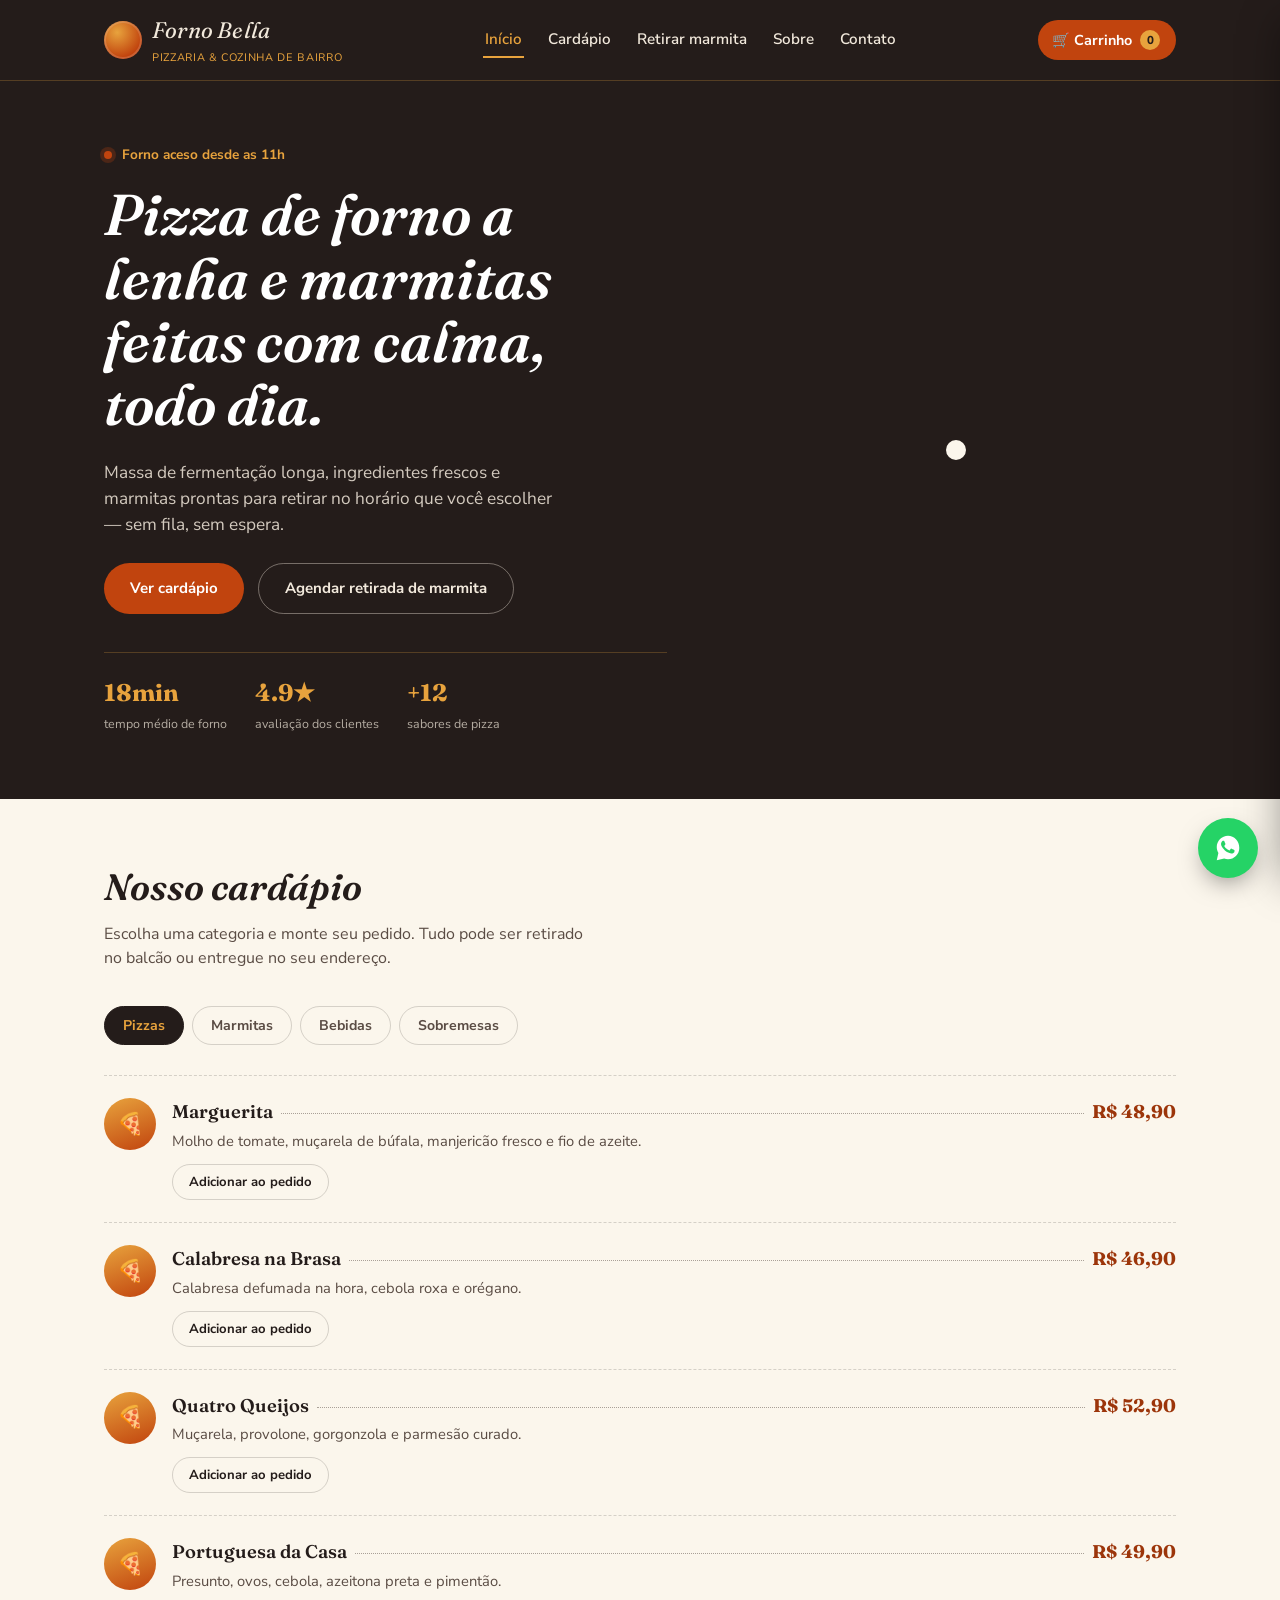
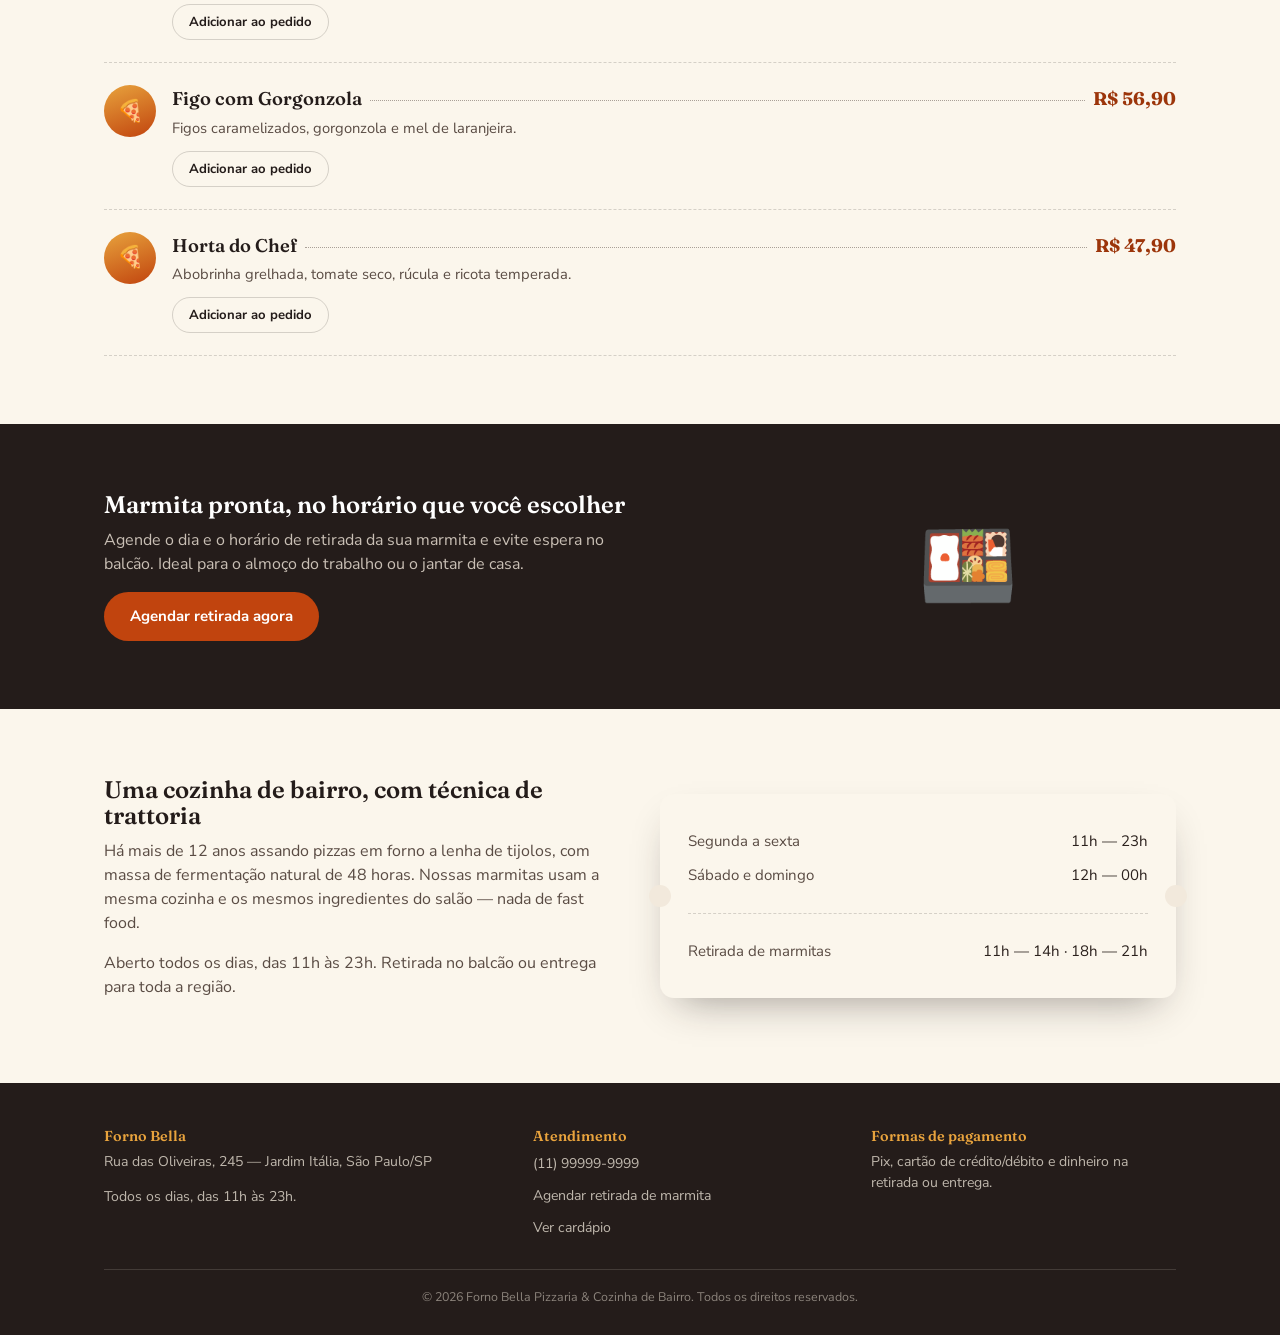
<file: index.html>
<!DOCTYPE html>
<html lang="pt-BR">
<head>
<meta charset="UTF-8">
<meta name="viewport" content="width=device-width, initial-scale=1.0">
<title>Forno Bella — Pizzaria & Cozinha de Bairro</title>
<meta name="description" content="Pizzas artesanais no forno a lenha, marmitas para retirada e entrega. Peça online ou agende a retirada da sua marmita.">
<link rel="stylesheet" href="css/style.css">

<!-- Google Tag Manager -->
<script>(function(w,d,s,l,i){w[l]=w[l]||[];w[l].push({'gtm.start':
new Date().getTime(),event:'gtm.js'});var f=d.getElementsByTagName(s)[0],
j=d.createElement(s),dl=l!='dataLayer'?'&l='+l:'';j.async=true;j.src=
'https://www.googletagmanager.com/gtm.js?id='+i+dl;f.parentNode.insertBefore(j,f);
})(window,document,'script','dataLayer','GTM-TJB6K6B3');</script>
<!-- End Google Tag Manager -->
</head>
<body>

<header class="site-header">
  <div class="wrap">
    <a href="index.html" class="brand">
      <span class="brand-mark" aria-hidden="true"></span>
      <span class="brand-name">Forno Bella
        <span class="brand-sub">PIZZARIA &amp; COZINHA DE BAIRRO</span>
      </span>
    </a>

    <nav class="main-nav" aria-label="Navegação principal">
      <a href="index.html" aria-current="page">Início</a>
      <a href="index.html#cardapio">Cardápio</a>
      <a href="agendamento.html">Retirar marmita</a>
      <a href="index.html#sobre">Sobre</a>
      <a href="index.html#contato">Contato</a>
    </nav>

    <div style="display:flex; align-items:center; gap:10px;">
      <button type="button" class="cart-btn" data-open-cart>
        🛒 Carrinho <span class="cart-count" data-cart-count>0</span>
      </button>
      <button type="button" class="nav-toggle" aria-label="Abrir menu" aria-expanded="false">☰</button>
    </div>
  </div>
</header>

<main>

  <!-- HERO -->
  <section class="hero">
    <div class="wrap">
      <div>
        <div class="hero-eyebrow-line"><span class="dot"></span> Forno aceso desde as 11h</div>
        <h1>Pizza de forno a lenha e marmitas feitas com calma, todo dia.</h1>
        <p class="lead">Massa de fermentação longa, ingredientes frescos e marmitas prontas para retirar no horário que você escolher — sem fila, sem espera.</p>
        <div class="hero-actions">
          <a href="#cardapio" class="btn btn-primary">Ver cardápio</a>
          <a href="agendamento.html" class="btn btn-ghost">Agendar retirada de marmita</a>
        </div>
        <div class="hero-stats">
          <div><strong>18min</strong><span>tempo médio de forno</span></div>
          <div><strong>4.9★</strong><span>avaliação dos clientes</span></div>
          <div><strong>+12</strong><span>sabores de pizza</span></div>
        </div>
      </div>
      <div class="hero-visual" aria-hidden="true">
        <div class="pizza-plate"></div>
        <div class="pizza-base"></div>
        <div class="pizza-slice-line"></div>
      </div>
    </div>
  </section>

  <!-- CARDÁPIO -->
  <section class="section section-paper" id="cardapio">
    <div class="wrap">
      <div class="section-head">
        <div>
          <h2>Nosso cardápio</h2>
          <p>Escolha uma categoria e monte seu pedido. Tudo pode ser retirado no balcão ou entregue no seu endereço.</p>
        </div>
      </div>

      <div class="menu-tabs" id="menu-tabs" role="tablist" aria-label="Categorias do cardápio"></div>
      <div class="menu-list" id="menu-list"></div>
    </div>
  </section>

  <!-- CTA MARMITAS -->
  <section class="section section-dark">
    <div class="wrap" style="display:grid; grid-template-columns: 1.2fr .8fr; gap:32px; align-items:center;">
      <div>
        <h2>Marmita pronta, no horário que você escolher</h2>
        <p style="color:rgba(242,233,220,0.8); max-width:52ch;">
          Agende o dia e o horário de retirada da sua marmita e evite espera no balcão.
          Ideal para o almoço do trabalho ou o jantar de casa.
        </p>
        <a href="agendamento.html" class="btn btn-primary">Agendar retirada agora</a>
      </div>
      <div style="text-align:center; font-size:5rem;" aria-hidden="true">🍱</div>
    </div>
  </section>

  <!-- SOBRE -->
  <section class="section section-paper" id="sobre">
    <div class="wrap" style="display:grid; grid-template-columns: 1fr 1fr; gap:40px; align-items:center;">
      <div>
        <h2>Uma cozinha de bairro, com técnica de trattoria</h2>
        <p class="muted">Há mais de 12 anos assando pizzas em forno a lenha de tijolos, com massa de fermentação natural de 48 horas. Nossas marmitas usam a mesma cozinha e os mesmos ingredientes do salão — nada de fast food.</p>
        <p class="muted">Aberto todos os dias, das 11h às 23h. Retirada no balcão ou entrega para toda a região.</p>
      </div>
      <div class="ticket" style="margin:0;">
        <div class="ticket-row"><span class="ticket-label">Segunda a sexta</span><span>11h — 23h</span></div>
        <div class="ticket-row"><span class="ticket-label">Sábado e domingo</span><span>12h — 00h</span></div>
        <div class="ticket-perforation"></div>
        <div class="ticket-row"><span class="ticket-label">Retirada de marmitas</span><span>11h — 14h · 18h — 21h</span></div>
      </div>
    </div>
  </section>

</main>

<footer class="site-footer" id="contato">
  <div class="wrap">
    <div class="footer-grid">
      <div>
        <h4>Forno Bella</h4>
        <p>Rua das Oliveiras, 245 — Jardim Itália, São Paulo/SP</p>
        <p>Todos os dias, das 11h às 23h.</p>
      </div>
      <div>
        <h4>Atendimento</h4>
        <ul>
          <li><a href="tel:+5511999999999">(11) 99999-9999</a></li>
          <li><a href="agendamento.html">Agendar retirada de marmita</a></li>
          <li><a href="index.html#cardapio">Ver cardápio</a></li>
        </ul>
      </div>
      <div>
        <h4>Formas de pagamento</h4>
        <p>Pix, cartão de crédito/débito e dinheiro na retirada ou entrega.</p>
      </div>
    </div>
    <div class="footer-bottom">© 2026 Forno Bella Pizzaria &amp; Cozinha de Bairro. Todos os direitos reservados.</div>
  </div>
</footer>

<!-- Carrinho lateral -->
<div class="cart-overlay" id="cart-overlay"></div>
<aside class="cart-drawer" id="cart-drawer" aria-label="Carrinho de compras">
  <div class="cart-drawer-head">
    <h3>Seu pedido</h3>
    <button type="button" class="cart-close" id="cart-close" aria-label="Fechar carrinho">×</button>
  </div>
  <div class="cart-items" id="cart-items"></div>
  <div class="cart-drawer-foot" id="cart-foot">
    <div class="cart-total-row"><span>Total</span><span id="cart-total">R$ 0,00</span></div>
    <a href="checkout.html" class="btn btn-primary btn-block">Finalizar pedido</a>
  </div>
</aside>

<script src="js/products.js"></script>
<script src="js/cart.js"></script>
<script src="js/whatsapp.js"></script>
<script src="js/main.js"></script>
<script src="js/menu.js"></script>

<!-- Google Tag Manager (noscript) -->
<noscript><iframe src="https://www.googletagmanager.com/ns.html?id=GTM-TJB6K6B3"
height="0" width="0" style="display:none;visibility:hidden"></iframe></noscript>
<!-- End Google Tag Manager (noscript) -->
</body>
</html>
</file>
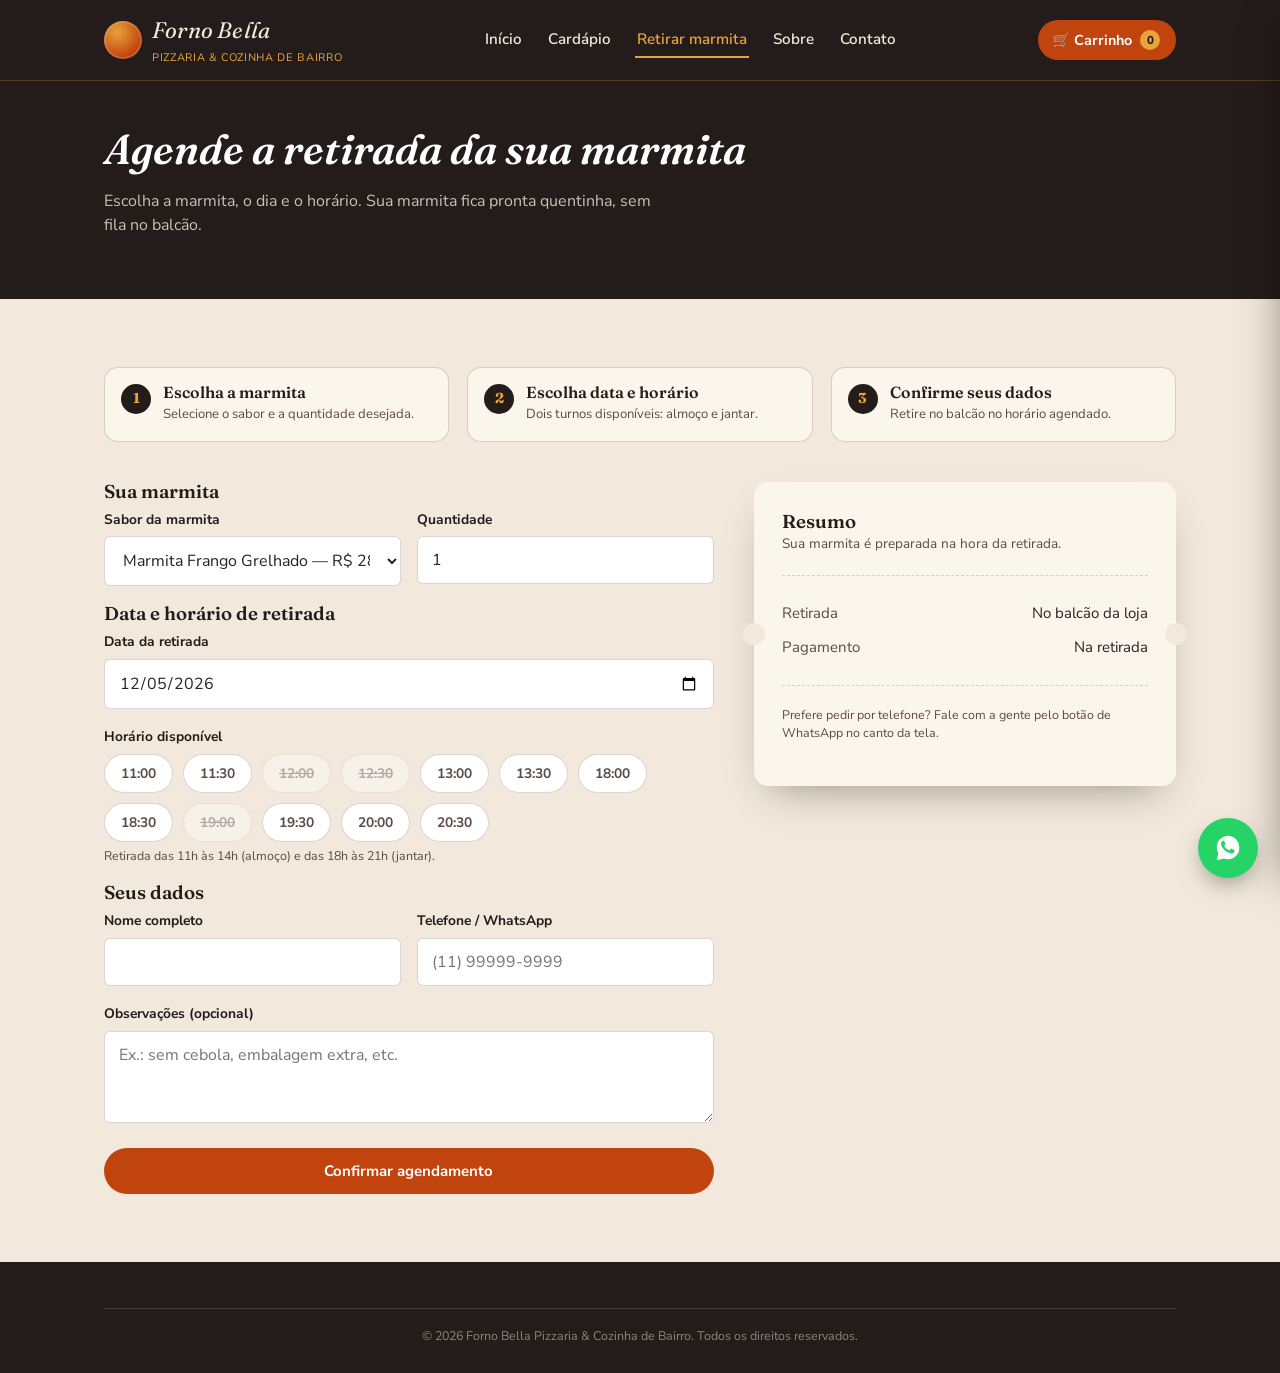
<file: agendamento.html>
<!DOCTYPE html>
<html lang="pt-BR">
<head>
<meta charset="UTF-8">
<meta name="viewport" content="width=device-width, initial-scale=1.0">
<title>Agendar retirada de marmita — Forno Bella</title>
<meta name="description" content="Agende o dia e horário para retirar sua marmita na Forno Bella, sem espera no balcão.">
<link rel="stylesheet" href="css/style.css">

<!-- Google Tag Manager -->
<script>(function(w,d,s,l,i){w[l]=w[l]||[];w[l].push({'gtm.start':
new Date().getTime(),event:'gtm.js'});var f=d.getElementsByTagName(s)[0],
j=d.createElement(s),dl=l!='dataLayer'?'&l='+l:'';j.async=true;j.src=
'https://www.googletagmanager.com/gtm.js?id='+i+dl;f.parentNode.insertBefore(j,f);
})(window,document,'script','dataLayer','GTM-TJB6K6B3');</script>
<!-- End Google Tag Manager -->
</head>
<body>

<header class="site-header">
  <div class="wrap">
    <a href="index.html" class="brand">
      <span class="brand-mark" aria-hidden="true"></span>
      <span class="brand-name">Forno Bella
        <span class="brand-sub">PIZZARIA &amp; COZINHA DE BAIRRO</span>
      </span>
    </a>
    <nav class="main-nav" aria-label="Navegação principal">
      <a href="index.html">Início</a>
      <a href="index.html#cardapio">Cardápio</a>
      <a href="agendamento.html" aria-current="page">Retirar marmita</a>
      <a href="index.html#sobre">Sobre</a>
      <a href="index.html#contato">Contato</a>
    </nav>
    <div style="display:flex; align-items:center; gap:10px;">
      <button type="button" class="cart-btn" data-open-cart>
        🛒 Carrinho <span class="cart-count" data-cart-count>0</span>
      </button>
      <button type="button" class="nav-toggle" aria-label="Abrir menu" aria-expanded="false">☰</button>
    </div>
  </div>
</header>

<main>
  <section class="page-hero">
    <div class="wrap">
      <h1>Agende a retirada da sua marmita</h1>
      <p>Escolha a marmita, o dia e o horário. Sua marmita fica pronta quentinha, sem fila no balcão.</p>
    </div>
  </section>

  <section class="section">
    <div class="wrap">

      <div class="steps">
        <div class="step">
          <span class="step-num">1</span>
          <div><h4>Escolha a marmita</h4><p>Selecione o sabor e a quantidade desejada.</p></div>
        </div>
        <div class="step">
          <span class="step-num">2</span>
          <div><h4>Escolha data e horário</h4><p>Dois turnos disponíveis: almoço e jantar.</p></div>
        </div>
        <div class="step">
          <span class="step-num">3</span>
          <div><h4>Confirme seus dados</h4><p>Retire no balcão no horário agendado.</p></div>
        </div>
      </div>

      <div class="two-col">
        <form id="form-agendamento" novalidate>

          <h3>Sua marmita</h3>
          <div class="field-row">
            <div class="field">
              <label for="ag-marmita">Sabor da marmita</label>
              <select id="ag-marmita"></select>
            </div>
            <div class="field">
              <label for="ag-quantidade">Quantidade</label>
              <input type="number" id="ag-quantidade" min="1" max="20" value="1" required>
            </div>
          </div>

          <h3>Data e horário de retirada</h3>
          <div class="field">
            <label for="ag-data">Data da retirada</label>
            <input type="date" id="ag-data" required>
          </div>
          <div class="field">
            <label>Horário disponível</label>
            <div class="time-slots" id="time-slots"></div>
            <p class="field-error" id="erro-horario" style="display:none;">Selecione um horário de retirada.</p>
            <p class="field-hint">Retirada das 11h às 14h (almoço) e das 18h às 21h (jantar).</p>
          </div>

          <h3>Seus dados</h3>
          <div class="field-row">
            <div class="field">
              <label for="ag-nome">Nome completo</label>
              <input type="text" id="ag-nome" required>
              <p class="field-error">Informe seu nome completo.</p>
            </div>
            <div class="field">
              <label for="ag-telefone">Telefone / WhatsApp</label>
              <input type="tel" id="ag-telefone" placeholder="(11) 99999-9999" required>
              <p class="field-error">Informe um telefone válido.</p>
            </div>
          </div>
          <div class="field">
            <label for="ag-observacoes">Observações (opcional)</label>
            <textarea id="ag-observacoes" rows="3" placeholder="Ex.: sem cebola, embalagem extra, etc."></textarea>
          </div>

          <button type="submit" class="btn btn-primary btn-block">Confirmar agendamento</button>
        </form>

        <aside class="sticky-col">
          <div class="ticket">
            <h3 style="margin-bottom:2px;">Resumo</h3>
            <p class="muted" style="font-size:.85rem;">Sua marmita é preparada na hora da retirada.</p>
            <div class="ticket-perforation"></div>
            <div class="ticket-row"><span class="ticket-label">Retirada</span><span>No balcão da loja</span></div>
            <div class="ticket-row"><span class="ticket-label">Pagamento</span><span>Na retirada</span></div>
            <div class="ticket-perforation"></div>
            <p class="field-hint">Prefere pedir por telefone? Fale com a gente pelo botão de WhatsApp no canto da tela.</p>
          </div>
        </aside>
      </div>
    </div>
  </section>
</main>

<footer class="site-footer">
  <div class="wrap">
    <div class="footer-bottom">© 2026 Forno Bella Pizzaria &amp; Cozinha de Bairro. Todos os direitos reservados.</div>
  </div>
</footer>

<div class="cart-overlay" id="cart-overlay"></div>
<aside class="cart-drawer" id="cart-drawer" aria-label="Carrinho de compras">
  <div class="cart-drawer-head">
    <h3>Seu pedido</h3>
    <button type="button" class="cart-close" id="cart-close" aria-label="Fechar carrinho">×</button>
  </div>
  <div class="cart-items" id="cart-items"></div>
  <div class="cart-drawer-foot" id="cart-foot">
    <div class="cart-total-row"><span>Total</span><span id="cart-total">R$ 0,00</span></div>
    <a href="checkout.html" class="btn btn-primary btn-block">Finalizar pedido</a>
  </div>
</aside>

<script src="js/products.js"></script>
<script src="js/cart.js"></script>
<script src="js/order.js"></script>
<script src="js/whatsapp.js"></script>
<script src="js/main.js"></script>
<script src="js/agendamento.js"></script>

<!-- Google Tag Manager (noscript) -->
<noscript><iframe src="https://www.googletagmanager.com/ns.html?id=GTM-TJB6K6B3"
height="0" width="0" style="display:none;visibility:hidden"></iframe></noscript>
<!-- End Google Tag Manager (noscript) -->
</body>
</html>
</file>
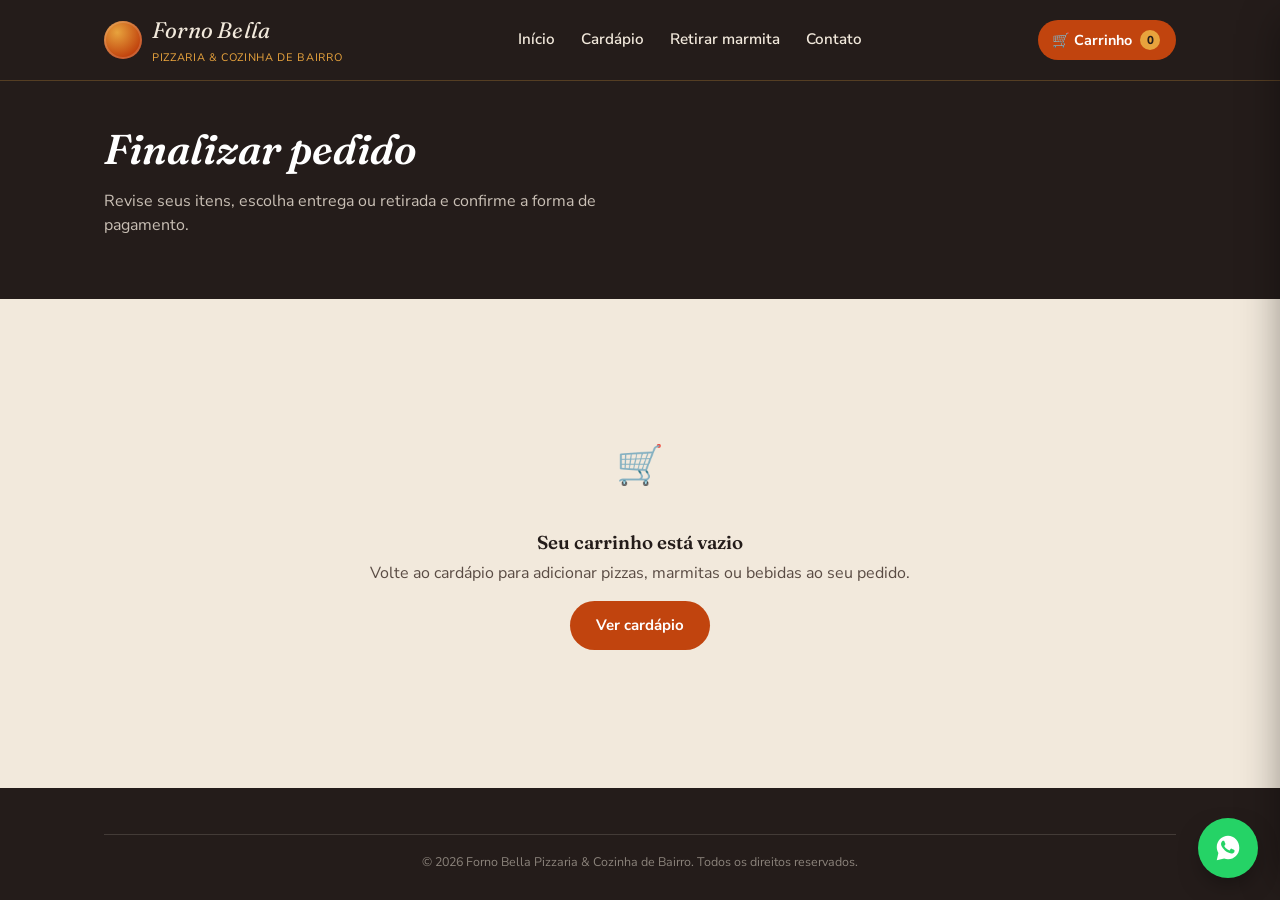
<file: checkout.html>
<!DOCTYPE html>
<html lang="pt-BR">
<head>
<meta charset="UTF-8">
<meta name="viewport" content="width=device-width, initial-scale=1.0">
<title>Finalizar pedido — Forno Bella</title>
<link rel="stylesheet" href="css/style.css">

  <!-- Google Tag Manager -->
<script>(function(w,d,s,l,i){w[l]=w[l]||[];w[l].push({'gtm.start':
new Date().getTime(),event:'gtm.js'});var f=d.getElementsByTagName(s)[0],
j=d.createElement(s),dl=l!='dataLayer'?'&l='+l:'';j.async=true;j.src=
'https://www.googletagmanager.com/gtm.js?id='+i+dl;f.parentNode.insertBefore(j,f);
})(window,document,'script','dataLayer','GTM-TJB6K6B3');</script>
<!-- End Google Tag Manager -->
</head>
<body>

<header class="site-header">
  <div class="wrap">
    <a href="index.html" class="brand">
      <span class="brand-mark" aria-hidden="true"></span>
      <span class="brand-name">Forno Bella
        <span class="brand-sub">PIZZARIA &amp; COZINHA DE BAIRRO</span>
      </span>
    </a>
    <nav class="main-nav" aria-label="Navegação principal">
      <a href="index.html">Início</a>
      <a href="index.html#cardapio">Cardápio</a>
      <a href="agendamento.html">Retirar marmita</a>
      <a href="index.html#contato">Contato</a>
    </nav>
    <div style="display:flex; align-items:center; gap:10px;">
      <button type="button" class="cart-btn" data-open-cart>
        🛒 Carrinho <span class="cart-count" data-cart-count>0</span>
      </button>
      <button type="button" class="nav-toggle" aria-label="Abrir menu" aria-expanded="false">☰</button>
    </div>
  </div>
</header>

<main>
  <section class="page-hero">
    <div class="wrap">
      <h1>Finalizar pedido</h1>
      <p>Revise seus itens, escolha entrega ou retirada e confirme a forma de pagamento.</p>
    </div>
  </section>

  <section class="section">
    <div class="wrap">

      <div id="checkout-empty" class="empty-state" style="display:none;">
        <p style="font-size:2.4rem;">🛒</p>
        <h3>Seu carrinho está vazio</h3>
        <p class="muted">Volte ao cardápio para adicionar pizzas, marmitas ou bebidas ao seu pedido.</p>
        <a href="index.html#cardapio" class="btn btn-primary">Ver cardápio</a>
      </div>

      <div class="two-col" id="checkout-content">
        <form id="form-checkout" novalidate>

          <h3>Entrega ou retirada</h3>
          <div class="radio-cards">
            <label class="radio-card">
              <input type="radio" name="entrega" value="retirada" checked>
              <span><strong>Retirar no balcão</strong><span>Pronto em ~20 minutos</span></span>
            </label>
            <label class="radio-card">
              <input type="radio" name="entrega" value="entrega">
              <span><strong>Entrega</strong><span>Taxa de R$ 8,90 · ~40 minutos</span></span>
            </label>
          </div>

          <div id="campos-endereco" style="margin-top:18px; display:none;">
            <div class="field">
              <label for="ck-endereco">Endereço completo</label>
              <input type="text" id="ck-endereco" placeholder="Rua, número, complemento">
              <p class="field-error">Informe um endereço válido.</p>
            </div>
            <div class="field">
              <label for="ck-bairro">Bairro</label>
              <input type="text" id="ck-bairro">
              <p class="field-error">Informe o bairro.</p>
            </div>
          </div>

          <h3>Seus dados</h3>
          <div class="field-row">
            <div class="field">
              <label for="ck-nome">Nome completo</label>
              <input type="text" id="ck-nome" required>
              <p class="field-error">Informe seu nome completo.</p>
            </div>
            <div class="field">
              <label for="ck-telefone">Telefone / WhatsApp</label>
              <input type="tel" id="ck-telefone" placeholder="(11) 99999-9999" required>
              <p class="field-error">Informe um telefone válido.</p>
            </div>
          </div>

          <h3>Forma de pagamento</h3>
          <div class="radio-cards">
            <label class="radio-card">
              <input type="radio" name="pagamento" value="pix">
              <span><strong>Pix</strong><span>Chave enviada após confirmar</span></span>
            </label>
            <label class="radio-card">
              <input type="radio" name="pagamento" value="cartao">
              <span><strong>Cartão</strong><span>Crédito ou débito na entrega</span></span>
            </label>
            <label class="radio-card">
              <input type="radio" name="pagamento" value="dinheiro">
              <span><strong>Dinheiro</strong><span>Troco combinado na entrega</span></span>
            </label>
          </div>

          <div class="field" style="margin-top:18px;">
            <label for="ck-observacoes">Observações (opcional)</label>
            <textarea id="ck-observacoes" rows="3" placeholder="Ex.: ponto da carne, sem cebola, etc."></textarea>
          </div>

          <button type="submit" class="btn btn-primary btn-block">Confirmar pedido</button>
        </form>

        <aside class="sticky-col">
          <div class="ticket">
            <h3 style="margin-bottom:12px;">Resumo do pedido</h3>
            <div id="resumo-itens"></div>
            <div class="ticket-perforation"></div>
            <div class="ticket-row"><span class="ticket-label">Subtotal</span><span id="resumo-subtotal">R$ 0,00</span></div>
            <div class="ticket-row" id="linha-entrega" style="display:none;"><span class="ticket-label">Entrega</span><span id="resumo-entrega">R$ 0,00</span></div>
            <div class="ticket-perforation"></div>
            <div class="ticket-row total"><span>Total</span><span id="resumo-total">R$ 0,00</span></div>
          </div>
        </aside>
      </div>
    </div>
  </section>
</main>

<footer class="site-footer">
  <div class="wrap">
    <div class="footer-bottom">© 2026 Forno Bella Pizzaria &amp; Cozinha de Bairro. Todos os direitos reservados.</div>
  </div>
</footer>

<div class="cart-overlay" id="cart-overlay"></div>
<aside class="cart-drawer" id="cart-drawer" aria-label="Carrinho de compras">
  <div class="cart-drawer-head">
    <h3>Seu pedido</h3>
    <button type="button" class="cart-close" id="cart-close" aria-label="Fechar carrinho">×</button>
  </div>
  <div class="cart-items" id="cart-items"></div>
  <div class="cart-drawer-foot" id="cart-foot">
    <div class="cart-total-row"><span>Total</span><span id="cart-total">R$ 0,00</span></div>
    <a href="checkout.html" class="btn btn-primary btn-block">Finalizar pedido</a>
  </div>
</aside>

<script src="js/products.js"></script>
<script src="js/cart.js"></script>
<script src="js/order.js"></script>
<script src="js/whatsapp.js"></script>
<script src="js/main.js"></script>
<script src="js/checkout.js"></script>

<!-- Google Tag Manager (noscript) -->
<noscript><iframe src="https://www.googletagmanager.com/ns.html?id=GTM-TJB6K6B3"
height="0" width="0" style="display:none;visibility:hidden"></iframe></noscript>
<!-- End Google Tag Manager (noscript) -->
</body>
</html>
</file>
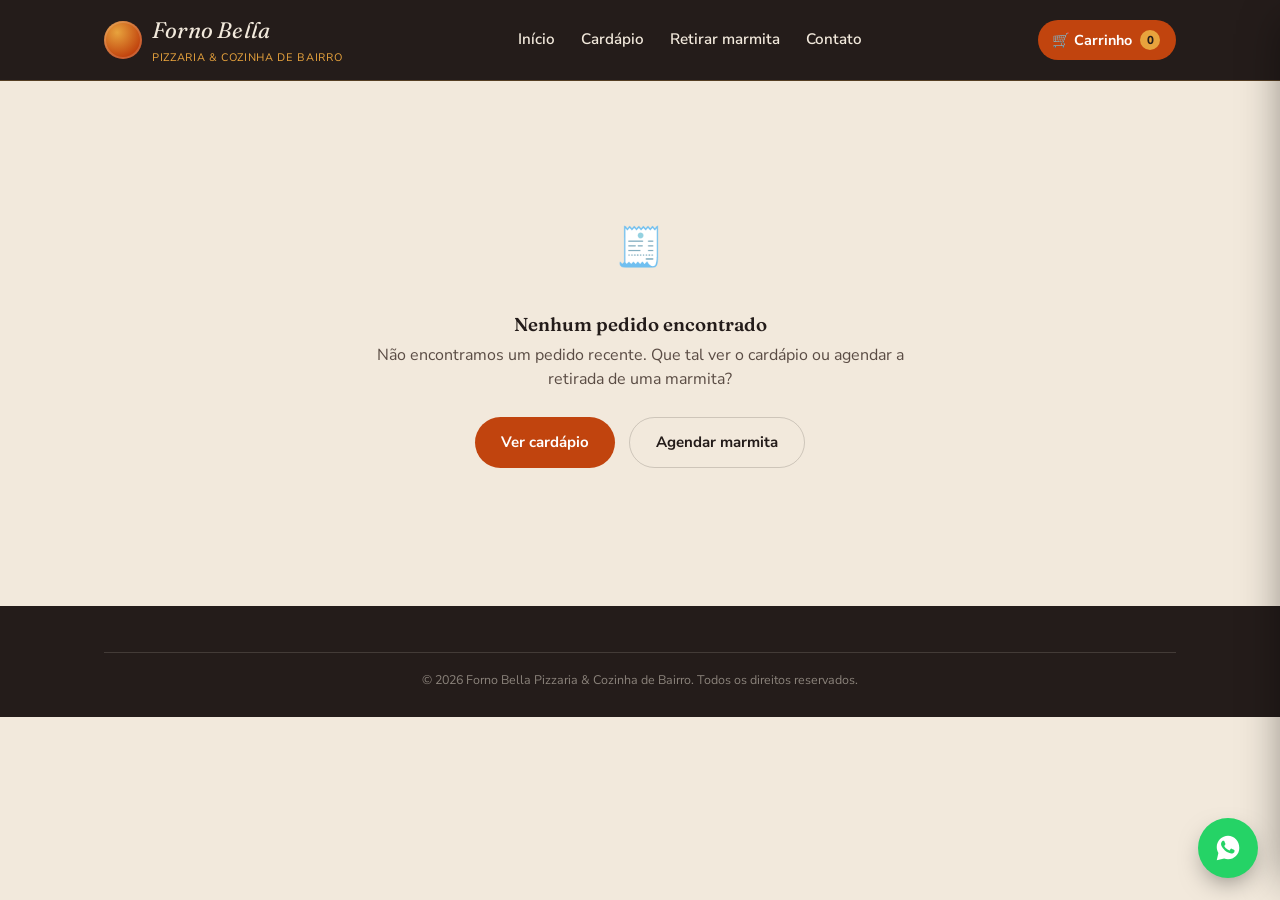
<file: finalizacao.html>
<!DOCTYPE html>
<html lang="pt-BR">
<head>
<meta charset="UTF-8">
<meta name="viewport" content="width=device-width, initial-scale=1.0">
<title>Pedido confirmado — Forno Bella</title>
<link rel="stylesheet" href="css/style.css">

<!-- Google Tag Manager -->
<script>(function(w,d,s,l,i){w[l]=w[l]||[];w[l].push({'gtm.start':
new Date().getTime(),event:'gtm.js'});var f=d.getElementsByTagName(s)[0],
j=d.createElement(s),dl=l!='dataLayer'?'&l='+l:'';j.async=true;j.src=
'https://www.googletagmanager.com/gtm.js?id='+i+dl;f.parentNode.insertBefore(j,f);
})(window,document,'script','dataLayer','GTM-TJB6K6B3');</script>
<!-- End Google Tag Manager -->
</head>
<body>

<header class="site-header">
  <div class="wrap">
    <a href="index.html" class="brand">
      <span class="brand-mark" aria-hidden="true"></span>
      <span class="brand-name">Forno Bella
        <span class="brand-sub">PIZZARIA &amp; COZINHA DE BAIRRO</span>
      </span>
    </a>
    <nav class="main-nav" aria-label="Navegação principal">
      <a href="index.html">Início</a>
      <a href="index.html#cardapio">Cardápio</a>
      <a href="agendamento.html">Retirar marmita</a>
      <a href="index.html#contato">Contato</a>
    </nav>
    <div style="display:flex; align-items:center; gap:10px;">
      <button type="button" class="cart-btn" data-open-cart>
        🛒 Carrinho <span class="cart-count" data-cart-count>0</span>
      </button>
      <button type="button" class="nav-toggle" aria-label="Abrir menu" aria-expanded="false">☰</button>
    </div>
  </div>
</header>

<main>
  <section class="section">
    <div class="wrap" style="max-width:640px;">

      <div id="final-empty" class="empty-state" style="display:none;">
        <p style="font-size:2.4rem;">🧾</p>
        <h3>Nenhum pedido encontrado</h3>
        <p class="muted">Não encontramos um pedido recente. Que tal ver o cardápio ou agendar a retirada de uma marmita?</p>
        <div class="hero-actions" style="justify-content:center;">
          <a href="index.html#cardapio" class="btn btn-primary">Ver cardápio</a>
          <a href="agendamento.html" class="btn btn-outline">Agendar marmita</a>
        </div>
      </div>

      <div id="final-content" style="display:none;">
        <div class="ticket center-text">
          <div class="confirm-stamp" aria-hidden="true">✓</div>
          <h2 id="final-titulo">Pedido confirmado!</h2>
          <p class="muted">Guarde o número do seu pedido:</p>
          <div class="order-number">#<span id="final-numero"></span></div>

          <div class="ticket-perforation"></div>
          <div id="final-detalhes" style="text-align:left;"></div>

          <div class="ticket-perforation"></div>
          <div id="final-itens" style="text-align:left;"></div>

          <div class="ticket-perforation"></div>
          <div class="ticket-row total"><span>Total</span><span id="final-total"></span></div>
        </div>

        <div class="alert alert-info" style="margin-top:24px;">
          Envie a confirmação pelo WhatsApp para garantirmos seu horário — nossa equipe responde em poucos minutos.
        </div>

        <a id="final-whatsapp" href="#" target="_blank" rel="noopener noreferrer" class="btn btn-primary btn-block">
          Confirmar pelo WhatsApp
        </a>
        <a href="index.html" class="btn btn-outline btn-block" style="margin-top:12px;">Voltar ao início</a>
      </div>

    </div>
  </section>
</main>

<footer class="site-footer">
  <div class="wrap">
    <div class="footer-bottom">© 2026 Forno Bella Pizzaria &amp; Cozinha de Bairro. Todos os direitos reservados.</div>
  </div>
</footer>

<div class="cart-overlay" id="cart-overlay"></div>
<aside class="cart-drawer" id="cart-drawer" aria-label="Carrinho de compras">
  <div class="cart-drawer-head">
    <h3>Seu pedido</h3>
    <button type="button" class="cart-close" id="cart-close" aria-label="Fechar carrinho">×</button>
  </div>
  <div class="cart-items" id="cart-items"></div>
  <div class="cart-drawer-foot" id="cart-foot">
    <div class="cart-total-row"><span>Total</span><span id="cart-total">R$ 0,00</span></div>
    <a href="checkout.html" class="btn btn-primary btn-block">Finalizar pedido</a>
  </div>
</aside>

<script src="js/products.js"></script>
<script src="js/cart.js"></script>
<script src="js/order.js"></script>
<script src="js/whatsapp.js"></script>
<script src="js/main.js"></script>
<script src="js/finalizacao.js"></script>

<!-- Google Tag Manager (noscript) -->
<noscript><iframe src="https://www.googletagmanager.com/ns.html?id=GTM-TJB6K6B3"
height="0" width="0" style="display:none;visibility:hidden"></iframe></noscript>
<!-- End Google Tag Manager (noscript) -->
</body>
</html>
</file>
<file: css/style.css>
/* ==========================================================================
   FORNO BELLA — Pizzaria & Cozinha de Bairro
   Design: paleta "forno à noite" (carvão / brasa / dourado de crosta)
   Tipografia: Fraunces (títulos) + Nunito Sans (corpo)
   Motivo estrutural: cardápio de papel (linhas pontilhadas) e comanda
   ========================================================================== */

@import url('https://fonts.googleapis.com/css2?family=Fraunces:ital,opsz,wght@0,9..144,400;0,9..144,600;0,9..144,700;1,9..144,500&family=Nunito+Sans:ital,wght@0,400;0,600;0,700;0,800;1,400&display=swap');

:root{
  --charcoal: #241C1A;
  --charcoal-2: #342925;
  --cream: #F2E9DC;
  --paper: #FBF6EC;
  --ink: #2B211D;
  --ink-soft: #5A4C44;
  --ember: #C1440E;
  --ember-dark: #9C350A;
  --gold: #E8A33D;
  --olive: #56603B;
  --line: rgba(43,33,29,0.18);
  --line-light: rgba(255,255,255,0.18);

  --radius-s: 6px;
  --radius-m: 14px;
  --shadow-ticket: 0 18px 40px -18px rgba(36,28,26,0.45);

  --font-display: 'Fraunces', serif;
  --font-body: 'Nunito Sans', sans-serif;
}

*,*::before,*::after{ box-sizing: border-box; }
html{ scroll-behavior: smooth; }
body{
  margin:0;
  font-family: var(--font-body);
  color: var(--ink);
  background: var(--cream);
  line-height:1.5;
  -webkit-font-smoothing: antialiased;
}
img{ max-width:100%; display:block; }
a{ color:inherit; }
h1,h2,h3,h4{
  font-family: var(--font-display);
  font-weight: 600;
  margin: 0 0 .4em;
  color: var(--charcoal);
  line-height:1.1;
}
p{ margin:0 0 1em; }
button{ font-family:inherit; cursor:pointer; }
input,select,textarea{ font-family:inherit; font-size:1rem; }

.visually-hidden{
  position:absolute; width:1px; height:1px; overflow:hidden;
  clip:rect(0 0 0 0); white-space:nowrap;
}
:focus-visible{
  outline: 3px solid var(--gold);
  outline-offset: 2px;
}
@media (prefers-reduced-motion: reduce){
  *{ animation-duration:.001ms !important; animation-iteration-count:1 !important; transition-duration:.001ms !important; scroll-behavior:auto !important; }
}

.wrap{
  max-width: 1120px;
  margin:0 auto;
  padding: 0 24px;
}

/* ---------- Header ---------- */
.site-header{
  background: var(--charcoal);
  color: var(--cream);
  position: sticky; top:0; z-index: 40;
  border-bottom: 1px solid rgba(232,163,61,0.25);
}
.site-header .wrap{
  display:flex; align-items:center; justify-content:space-between;
  padding-top:14px; padding-bottom:14px; gap:16px;
}
.brand{
  display:flex; align-items:center; gap:10px;
  text-decoration:none; color: var(--cream);
}
.brand-mark{
  width:38px; height:38px; border-radius:50%;
  background: radial-gradient(circle at 35% 30%, var(--gold), var(--ember) 70%);
  flex-shrink:0;
  box-shadow: inset 0 0 0 2px rgba(255,255,255,0.15);
}
.brand-name{
  font-family: var(--font-display);
  font-style: italic;
  font-size: 1.4rem;
  letter-spacing:.2px;
}
.brand-sub{
  display:block;
  font-family: var(--font-body);
  font-style: normal;
  font-size: .68rem;
  letter-spacing: .06em;
  color: var(--gold);
  margin-top:2px;
}
.main-nav{ display:flex; align-items:center; gap: 22px; }
.main-nav a{
  text-decoration:none; color: var(--cream);
  font-weight:600; font-size:.95rem;
  padding: 6px 2px; border-bottom: 2px solid transparent;
  transition: border-color .2s ease, color .2s ease;
}
.main-nav a:hover, .main-nav a[aria-current="page"]{
  border-color: var(--gold); color: var(--gold);
}
.cart-btn{
  position:relative;
  background: var(--ember);
  color:#fff; border:none;
  padding: 10px 16px 10px 14px;
  border-radius: 999px;
  display:flex; align-items:center; gap:8px;
  font-weight:700; font-size:.9rem;
  transition: background .2s ease, transform .15s ease;
}
.cart-btn:hover{ background: var(--ember-dark); transform: translateY(-1px); }
.cart-count{
  background: var(--gold); color: var(--charcoal);
  border-radius:999px; min-width:20px; height:20px;
  display:inline-flex; align-items:center; justify-content:center;
  font-size:.72rem; font-weight:800; padding: 0 5px;
}
.nav-toggle{
  display:none; background:none; border:1px solid var(--line-light);
  color:var(--cream); border-radius: var(--radius-s); padding:8px 10px;
}

@media (max-width: 780px){
  .main-nav{
    position: fixed; inset: 62px 0 auto 0;
    background: var(--charcoal);
    flex-direction: column; align-items:flex-start;
    padding: 10px 24px 20px;
    gap: 4px;
    transform: translateY(-8px);
    opacity:0; pointer-events:none;
    transition: opacity .2s ease, transform .2s ease;
    border-bottom: 1px solid rgba(232,163,61,0.25);
  }
  .main-nav.is-open{ opacity:1; pointer-events:auto; transform:none; }
  .main-nav a{ width:100%; padding:10px 0; }
  .nav-toggle{ display:inline-flex; }
}

/* ---------- Hero (home) ---------- */
.hero{
  background: var(--charcoal);
  color: var(--cream);
  position:relative;
  overflow:hidden;
}
.hero .wrap{
  display:grid; grid-template-columns: 1.1fr .9fr;
  gap: 48px; align-items:center;
  padding-top: 64px; padding-bottom: 64px;
}
.hero-eyebrow-line{
  display:flex; align-items:center; gap:10px;
  color: var(--gold); font-weight:700; font-size:.85rem;
  margin-bottom: 18px;
}
.hero-eyebrow-line .dot{
  width:8px; height:8px; border-radius:50%; background: var(--ember);
  box-shadow: 0 0 0 4px rgba(193,68,14,0.25);
  animation: pulse-dot 2.4s ease-in-out infinite;
}
@keyframes pulse-dot{
  0%,100%{ box-shadow: 0 0 0 4px rgba(193,68,14,0.25); }
  50%{ box-shadow: 0 0 0 8px rgba(193,68,14,0.05); }
}
.hero h1{
  color:#fff;
  font-size: clamp(2.4rem, 5vw, 3.6rem);
  font-style: italic;
  max-width: 12ch;
}
.hero p.lead{
  color: rgba(242,233,220,0.85);
  font-size:1.08rem;
  max-width: 46ch;
}
.hero-actions{ display:flex; gap:14px; flex-wrap:wrap; margin-top: 26px; }
.hero-stats{
  display:flex; gap:28px; margin-top:38px;
  border-top:1px solid rgba(232,163,61,0.25);
  padding-top: 22px;
}
.hero-stats div strong{
  display:block; font-family:var(--font-display); font-size:1.5rem; color: var(--gold);
}
.hero-stats div span{ font-size:.78rem; color: rgba(242,233,220,0.7); }

.hero-visual{
  position:relative; aspect-ratio: 1/1; max-width:340px; margin: 0 auto;
}
.pizza-plate{
  position:absolute; inset:0; border-radius:50%;
  background: radial-gradient(circle at 50% 50%, #fff 0 58%, var(--paper) 59% 62%, transparent 63%);
  box-shadow: var(--shadow-ticket);
}
.pizza-base{
  position:absolute; inset: 9%; border-radius:50%;
  background:
    radial-gradient(circle at 30% 28%, rgba(255,255,255,0.5) 0 6%, transparent 7%),
    radial-gradient(circle at 68% 22%, rgba(255,255,255,0.5) 0 5%, transparent 6%),
    radial-gradient(circle at 22% 66%, rgba(255,255,255,0.5) 0 6%, transparent 7%),
    radial-gradient(circle at 74% 62%, rgba(255,255,255,0.5) 0 5%, transparent 6%),
    radial-gradient(circle at 50% 48%, rgba(255,255,255,0.45) 0 5%, transparent 6%),
    radial-gradient(circle at 40% 82%, #4a5a2e 0 4%, transparent 5%),
    radial-gradient(circle at 78% 40%, #4a5a2e 0 4%, transparent 5%),
    radial-gradient(circle at 24% 40%, #4a5a2e 0 3%, transparent 4%),
    radial-gradient(circle at 60% 76%, #4a5a2e 0 3%, transparent 4%),
    linear-gradient(135deg, var(--gold), var(--ember) 68%);
  border: 10px solid var(--paper);
}
.pizza-slice-line{
  position:absolute; inset:9%; border-radius:50%;
  background:
    conic-gradient(transparent 0 119.5deg, rgba(43,33,29,0.35) 120deg 120.6deg,
    transparent 121deg 239.5deg, rgba(43,33,29,0.35) 240deg 240.6deg,
    transparent 241deg 359.4deg, rgba(43,33,29,0.35) 359.5deg 360deg);
}

/* ---------- Sections ---------- */
.section{ padding: 68px 0; }
.section-dark{ background: var(--charcoal); color: var(--cream); }
.section-dark h2{ color:#fff; }
.section-paper{ background: var(--paper); }
.section-head{
  display:flex; justify-content:space-between; align-items:flex-end;
  gap: 24px; margin-bottom: 36px; flex-wrap:wrap;
}
.section-head h2{ font-size: clamp(1.7rem, 3vw, 2.3rem); font-style: italic; }
.section-head p{ color: var(--ink-soft); max-width: 48ch; margin:0; }

/* ---------- Menu tabs & ticket-style list ---------- */
.menu-tabs{
  display:flex; gap:8px; flex-wrap:wrap; margin-bottom: 30px;
}
.menu-tab{
  background: transparent; border:1px solid var(--line);
  padding: 9px 18px; border-radius: 999px;
  font-weight:700; font-size:.88rem; color: var(--ink-soft);
  transition: all .18s ease;
}
.menu-tab[aria-selected="true"]{
  background: var(--charcoal); color: var(--gold); border-color: var(--charcoal);
}
.menu-tab:hover{ border-color: var(--ember); color: var(--ember); }
.menu-tab[aria-selected="true"]:hover{ color: var(--gold); }

.menu-list{ display:flex; flex-direction:column; }
.menu-row{
  display:flex; align-items:flex-start; gap: 16px;
  padding: 22px 0; border-bottom: 1px dashed var(--line);
}
.menu-row:first-child{ border-top: 1px dashed var(--line); }
.menu-icon{
  width:52px; height:52px; border-radius:50%; flex-shrink:0;
  display:flex; align-items:center; justify-content:center;
  font-size:1.35rem;
  background: linear-gradient(160deg, var(--gold), var(--ember));
  color:#fff;
}
.menu-body{ flex:1; min-width:0; }
.menu-title-line{
  display:flex; align-items:baseline; gap:8px;
  font-family: var(--font-display); font-size:1.15rem; font-weight:600;
  color: var(--charcoal);
}
.menu-title-line .leader{
  flex:1; border-bottom: 1px dotted var(--ink-soft);
  transform: translateY(-4px); opacity:.5;
  min-width: 20px;
}
.menu-price{ font-weight:700; color: var(--ember-dark); white-space:nowrap; }
.menu-desc{ color: var(--ink-soft); font-size:.92rem; margin: 4px 0 12px; max-width: 56ch; }
.menu-row-actions{ display:flex; align-items:center; gap:10px; }

/* ---------- Buttons ---------- */
.btn{
  display:inline-flex; align-items:center; justify-content:center; gap:8px;
  border:none; border-radius: 999px; padding: 13px 26px;
  font-weight:700; font-size:.94rem; text-decoration:none;
  transition: background .18s ease, transform .15s ease, box-shadow .18s ease;
  white-space:nowrap;
}
.btn-primary{ background: var(--ember); color:#fff; }
.btn-primary:hover{ background: var(--ember-dark); transform: translateY(-1px); }
.btn-ghost{
  background: transparent; color: var(--cream);
  border: 1px solid rgba(242,233,220,0.4);
}
.btn-ghost:hover{ border-color: var(--gold); color: var(--gold); }
.btn-outline{
  background: transparent; color: var(--charcoal);
  border: 1px solid var(--line);
}
.btn-outline:hover{ border-color: var(--ember); color: var(--ember); }
.btn-small{ padding: 8px 16px; font-size:.82rem; }
.btn-block{ width:100%; }
.btn[disabled]{ opacity:.5; cursor:not-allowed; }

.qty-control{
  display:inline-flex; align-items:center; border:1px solid var(--line);
  border-radius:999px; overflow:hidden;
}
.qty-control button{
  background:none; border:none; width:32px; height:32px;
  font-size:1.1rem; color: var(--ember); font-weight:700;
}
.qty-control button:hover{ background: rgba(193,68,14,0.08); }
.qty-control span{ min-width:26px; text-align:center; font-weight:700; }

/* ---------- Cart drawer ---------- */
.cart-overlay{
  position:fixed; inset:0; background: rgba(36,28,26,0.55);
  opacity:0; pointer-events:none; transition: opacity .25s ease;
  z-index:60;
}
.cart-overlay.is-open{ opacity:1; pointer-events:auto; }
.cart-drawer{
  position:fixed; top:0; right:0; bottom:0; width:min(420px, 92vw);
  background: var(--paper); z-index:61;
  transform: translateX(100%); transition: transform .28s ease;
  display:flex; flex-direction:column;
  box-shadow: -18px 0 40px -20px rgba(0,0,0,0.4);
}
.cart-drawer.is-open{ transform:none; }
.cart-drawer-head{
  display:flex; align-items:center; justify-content:space-between;
  padding: 20px 22px; border-bottom: 1px solid var(--line);
  background: var(--charcoal); color:#fff;
}
.cart-drawer-head h3{ color:#fff; margin:0; font-style:italic; }
.cart-close{ background:none; border:none; color: var(--cream); font-size:1.4rem; line-height:1; }
.cart-items{ flex:1; overflow-y:auto; padding: 10px 22px; }
.cart-item{
  display:flex; gap:12px; padding: 16px 0; border-bottom: 1px dashed var(--line);
}
.cart-item-icon{
  width:44px; height:44px; border-radius:50%; flex-shrink:0;
  background: linear-gradient(160deg, var(--gold), var(--ember));
  display:flex; align-items:center; justify-content:center; font-size:1.1rem; color:#fff;
}
.cart-item-info{ flex:1; min-width:0; }
.cart-item-name{ font-weight:700; font-size:.95rem; }
.cart-item-row{ display:flex; justify-content:space-between; align-items:center; margin-top:8px; }
.cart-item-remove{ background:none; border:none; color: var(--ink-soft); font-size:.78rem; text-decoration:underline; }
.cart-empty{ text-align:center; padding: 60px 20px; color: var(--ink-soft); }
.cart-drawer-foot{ padding: 20px 22px 24px; border-top:1px solid var(--line); }
.cart-total-row{ display:flex; justify-content:space-between; font-family:var(--font-display); font-size:1.2rem; margin-bottom:14px; }

/* ---------- Ticket / receipt panel (checkout & finalização) ---------- */
.ticket{
  background: var(--paper);
  border-radius: var(--radius-m);
  box-shadow: var(--shadow-ticket);
  position:relative;
  padding: 30px 28px;
}
.ticket::before, .ticket::after{
  content:""; position:absolute; width:22px; height:22px;
  background: var(--cream); border-radius:50%;
  top:50%; transform: translateY(-50%);
}
.ticket::before{ left:-11px; }
.ticket::after{ right:-11px; }
.ticket-perforation{
  border-top: 1px dashed var(--line); margin: 20px 0;
}
.ticket-row{ display:flex; justify-content:space-between; gap:12px; padding: 6px 0; font-size:.94rem; }
.ticket-row.total{ font-family: var(--font-display); font-size:1.3rem; font-weight:700; color: var(--ember-dark); }
.ticket-label{ color: var(--ink-soft); }

/* ---------- Forms ---------- */
.field{ margin-bottom: 18px; }
.field label{ display:block; font-weight:700; font-size:.86rem; margin-bottom:6px; color: var(--charcoal); }
.field input, .field select, .field textarea{
  width:100%; padding: 12px 14px; border-radius: var(--radius-s);
  border: 1px solid var(--line); background:#fff; color: var(--ink);
}
.field input:focus, .field select:focus, .field textarea:focus{
  border-color: var(--ember); outline: none;
  box-shadow: 0 0 0 3px rgba(193,68,14,0.15);
}
.field-hint{ font-size:.78rem; color: var(--ink-soft); margin-top:5px; }
.field-error{ font-size:.78rem; color: var(--ember-dark); margin-top:5px; display:none; }
.field.has-error input, .field.has-error select{ border-color: var(--ember-dark); }
.field.has-error .field-error{ display:block; }
.field-row{ display:grid; grid-template-columns: 1fr 1fr; gap: 16px; }
@media (max-width: 620px){ .field-row{ grid-template-columns:1fr; } }

.radio-cards{ display:grid; grid-template-columns: 1fr 1fr; gap:12px; }
@media (max-width: 620px){ .radio-cards{ grid-template-columns:1fr; } }
.radio-card{
  border:1px solid var(--line); border-radius: var(--radius-s);
  padding: 14px 16px; display:flex; align-items:flex-start; gap:10px;
  cursor:pointer; transition: border-color .15s ease, background .15s ease;
}
.radio-card:has(input:checked){ border-color: var(--ember); background: rgba(193,68,14,0.06); }
.radio-card input{ margin-top:3px; accent-color: var(--ember); width:auto; }
.radio-card strong{ display:block; font-size:.92rem; }
.radio-card span{ font-size:.8rem; color: var(--ink-soft); }

/* ---------- Steps (agendamento — genuine sequence) ---------- */
.steps{ display:flex; gap: 18px; margin-bottom: 40px; flex-wrap:wrap; }
.step{
  flex:1; min-width: 200px; display:flex; gap:12px;
  padding: 16px; border:1px solid var(--line); border-radius: var(--radius-m);
  background: var(--paper);
}
.step-num{
  width:30px; height:30px; border-radius:50%; flex-shrink:0;
  background: var(--charcoal); color: var(--gold);
  display:flex; align-items:center; justify-content:center;
  font-family:var(--font-display); font-weight:700; font-size:.9rem;
}
.step h4{ margin:0 0 3px; font-size:1rem; }
.step p{ margin:0; font-size:.82rem; color: var(--ink-soft); }

.time-slots{ display:flex; flex-wrap:wrap; gap:10px; }
.time-slot{
  border:1px solid var(--line); background:#fff; border-radius:999px;
  padding: 9px 16px; font-size:.86rem; font-weight:700; color: var(--ink-soft);
}
.time-slot[aria-pressed="true"]{ background: var(--ember); border-color: var(--ember); color:#fff; }
.time-slot:disabled{ opacity:.4; text-decoration: line-through; cursor:not-allowed; }

.two-col{ display:grid; grid-template-columns: 1.3fr .9fr; gap: 40px; align-items:start; }
@media (max-width: 880px){ .two-col{ grid-template-columns: 1fr; } }
.sticky-col{ position:sticky; top: 96px; }

.alert{
  border-radius: var(--radius-s); padding: 14px 16px; font-size:.88rem;
  border:1px solid; margin-bottom:18px; display:flex; gap:10px; align-items:flex-start;
}
.alert-success{ background: rgba(86,96,59,0.1); border-color: var(--olive); color: var(--olive); }
.alert-info{ background: rgba(232,163,61,0.14); border-color: var(--gold); color: #8a5a12; }

/* ---------- Confirmação / recibo ---------- */
.confirm-stamp{
  width:74px; height:74px; border-radius:50%; margin: 0 auto 18px;
  background: var(--olive); color:#fff;
  display:flex; align-items:center; justify-content:center; font-size:2rem;
  border: 3px solid rgba(86,96,59,0.3);
}
.order-number{
  font-family: var(--font-display); font-style:italic; font-size:2rem;
  color: var(--ember-dark); text-align:center; margin: 4px 0 2px;
}

/* ---------- Footer ---------- */
.site-footer{ background: var(--charcoal); color: rgba(242,233,220,0.75); padding: 46px 0 28px; }
.footer-grid{ display:grid; grid-template-columns: 1.3fr 1fr 1fr; gap: 32px; margin-bottom: 30px; }
@media (max-width: 700px){ .footer-grid{ grid-template-columns: 1fr; } }
.footer-grid h4{ color: var(--gold); font-size:.9rem; font-style:normal; }
.footer-grid p, .footer-grid a{ font-size:.88rem; color: rgba(242,233,220,0.75); text-decoration:none; }
.footer-grid ul{ list-style:none; padding:0; margin:0; display:flex; flex-direction:column; gap:8px; }
.footer-bottom{
  border-top:1px solid rgba(242,233,220,0.15); padding-top:18px;
  font-size:.78rem; text-align:center; color: rgba(242,233,220,0.5);
}

/* ---------- WhatsApp floating button ---------- */
.wa-float{
  position: fixed; right: 22px; bottom: 22px; z-index: 70;
  width: 60px; height:60px; border-radius:50%;
  background:#25D366; color:#fff; border:none;
  display:flex; align-items:center; justify-content:center;
  box-shadow: 0 10px 26px -8px rgba(0,0,0,0.5);
  animation: wa-pulse 2.6s ease-in-out infinite;
}
.wa-float:hover{ transform: scale(1.06); }
.wa-float svg{ width:30px; height:30px; }
@keyframes wa-pulse{
  0%,100%{ box-shadow: 0 10px 26px -8px rgba(0,0,0,0.5), 0 0 0 0 rgba(37,211,102,0.5); }
  50%{ box-shadow: 0 10px 26px -8px rgba(0,0,0,0.5), 0 0 0 10px rgba(37,211,102,0); }
}
.wa-tooltip{
  position: fixed; right: 90px; bottom: 34px; z-index:70;
  background: var(--charcoal); color:#fff; padding: 8px 14px;
  border-radius: 8px; font-size:.82rem; font-weight:700;
  opacity:0; pointer-events:none; transform: translateX(6px);
  transition: opacity .2s ease, transform .2s ease;
  white-space:nowrap;
}
.wa-float:hover + .wa-tooltip, .wa-tooltip.is-shown{ opacity:1; transform:none; }
@media (max-width: 600px){
  .wa-float{ right:14px; bottom:14px; width:54px; height:54px; }
  .wa-float svg{ width:26px; height:26px; }
  .wa-tooltip{ display:none; }
}

/* ---------- Utility ---------- */
.center-text{ text-align:center; }
.muted{ color: var(--ink-soft); }
.page-hero{
  background: var(--charcoal); color:#fff; padding: 46px 0;
}
.page-hero h1{ color:#fff; font-style:italic; font-size: clamp(1.9rem, 4vw, 2.6rem); }
.page-hero p{ color: rgba(242,233,220,0.8); max-width:56ch; }
.empty-state{
  text-align:center; padding: 70px 20px; color: var(--ink-soft);
}
</file>
